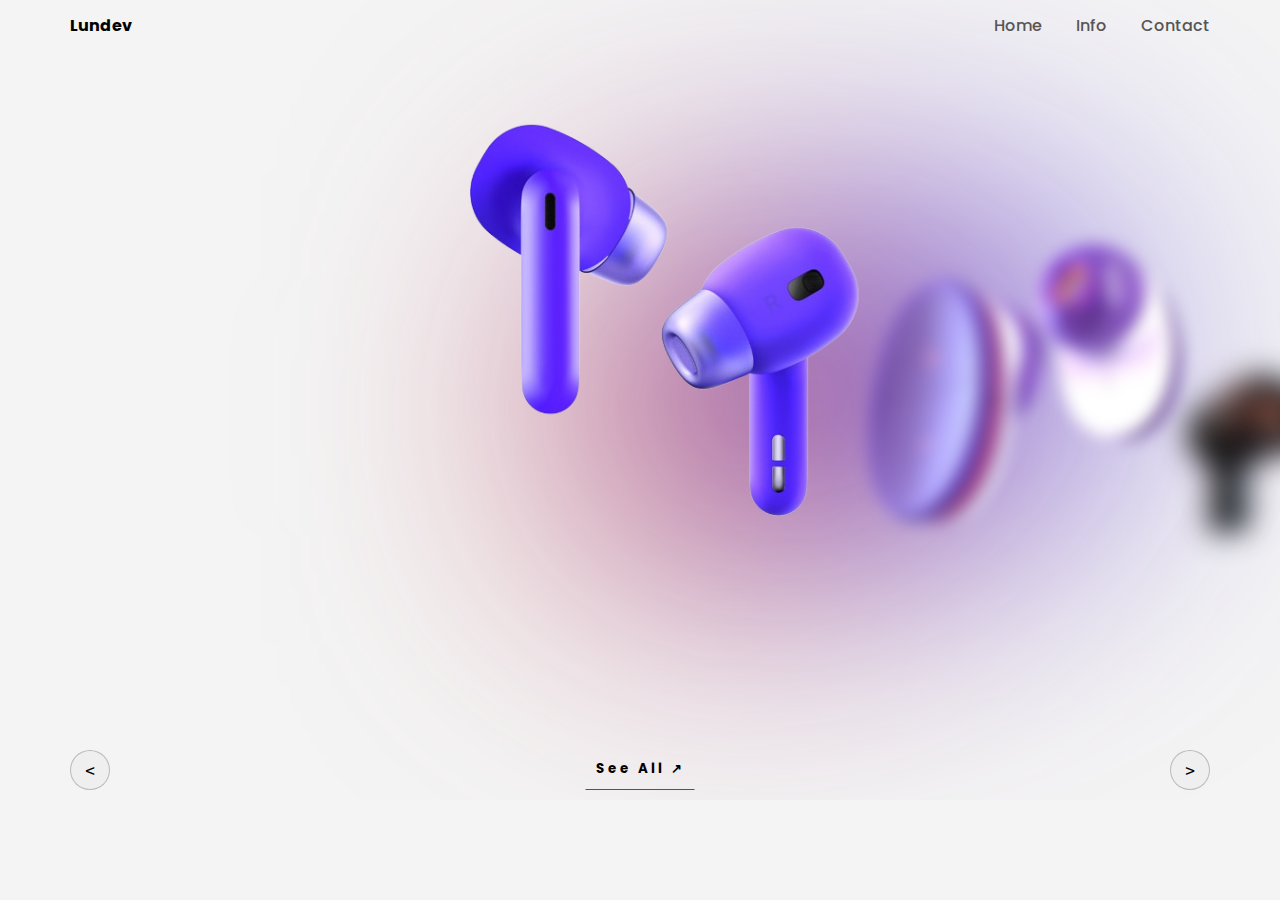
<file: code-pen/slider_3-main/index.html>
<!DOCTYPE html>
<html lang="en">
<head>
    <meta charset="UTF-8">
    <meta name="viewport" content="width=device-width, initial-scale=1.0">
    <title>Document</title>
    <link rel="stylesheet" href="style.css">
</head>
<body>
    
<header>
    <div class="logo">Lundev</div>
    <nav>
        <a href="">Home</a>
        <a href="">Info</a>
        <a href="">Contact</a>
    </nav>
</header>
    <div class="carousel">
        <div class="list">
            <div class="item">
                <img src="images/img1.png">
                <div class="introduce">
                    <div class="title">DESIGN SLIDER</div>
                    <div class="topic">Aerphone</div>
                    <div class="des">
                        <!-- 20 lorem -->
                        Lorem ipsum dolor sit amet consectetur adipisicing elit. Officia, laborum cumque dignissimos quidem atque et eligendi aperiam voluptates beatae maxime.
                    </div>
                    <button class="seeMore">SEE MORE &#8599</button>
                </div>
                <div class="detail">
                    <div class="title">Aerphone GHTK</div>
                    <div class="des">
                        <!-- lorem 50 -->
                        Lorem ipsum dolor sit amet, consectetur adipisicing elit. Dolor, reiciendis suscipit nobis nulla animi, modi explicabo quod corrupti impedit illo, accusantium in eaque nam quia adipisci aut distinctio porro eligendi. Reprehenderit nostrum consequuntur ea! Accusamus architecto dolores modi ducimus facilis quas voluptatibus! Tempora ratione accusantium magnam nulla tenetur autem beatae.
                    </div>
                    <div class="specifications">
                        <div>
                            <p>Used Time</p>
                            <p>6 hours</p>
                        </div>
                        <div>
                            <p>Charging port</p>
                            <p>Type-C</p>
                        </div>
                        <div>
                            <p>Compatible</p>
                            <p>Android</p>
                        </div>
                        <div>
                            <p>Bluetooth</p>
                            <p>5.3</p>
                        </div>
                        <div>
                            <p>Controlled</p>
                            <p>Touch</p>
                        </div>
                    </div>
                    <div class="checkout">
                        <button>ADD TO CART</button>
                        <button>CHECKOUT</button>
                    </div>
                </div>
            </div>

            <div class="item">
                <img src="images/img2.png">
                <div class="introduce">
                    <div class="title">DESIGN SLIDER</div>
                    <div class="topic">Aerphone</div>
                    <div class="des">
                        <!-- 20 lorem -->
                        Lorem ipsum dolor sit amet consectetur adipisicing elit. Officia, laborum cumque dignissimos quidem atque et eligendi aperiam voluptates beatae maxime.
                    </div>
                    <button class="seeMore">SEE MORE &#8599</button>
                </div>
                <div class="detail">
                    <div class="title">Aerphone GHTK</div>
                    <div class="des">
                        <!-- lorem 50 -->
                        Lorem ipsum dolor sit amet, consectetur adipisicing elit. Dolor, reiciendis suscipit nobis nulla animi, modi explicabo quod corrupti impedit illo, accusantium in eaque nam quia adipisci aut distinctio porro eligendi. Reprehenderit nostrum consequuntur ea! Accusamus architecto dolores modi ducimus facilis quas voluptatibus! Tempora ratione accusantium magnam nulla tenetur autem beatae.
                    </div>
                    <div class="specifications">
                        <div>
                            <p>Used Time</p>
                            <p>6 hours</p>
                        </div>
                        <div>
                            <p>Charging port</p>
                            <p>Type-C</p>
                        </div>
                        <div>
                            <p>Compatible</p>
                            <p>Android</p>
                        </div>
                        <div>
                            <p>Bluetooth</p>
                            <p>5.3</p>
                        </div>
                        <div>
                            <p>Controlled</p>
                            <p>Touch</p>
                        </div>
                    </div>
                    <div class="checkout">
                        <button>ADD TO CART</button>
                        <button>CHECKOUT</button>
                    </div>
                </div>
            </div>

            <div class="item">
                <img src="images/img3.png">
                <div class="introduce">
                    <div class="title">DESIGN SLIDER</div>
                    <div class="topic">Aerphone</div>
                    <div class="des">
                        <!-- 20 lorem -->
                        Lorem ipsum dolor sit amet consectetur adipisicing elit. Officia, laborum cumque dignissimos quidem atque et eligendi aperiam voluptates beatae maxime.
                    </div>
                    <button class="seeMore">SEE MORE &#8599</button>
                </div>
                <div class="detail">
                    <div class="title">Aerphone GHTK</div>
                    <div class="des">
                        <!-- lorem 50 -->
                        Lorem ipsum dolor sit amet, consectetur adipisicing elit. Dolor, reiciendis suscipit nobis nulla animi, modi explicabo quod corrupti impedit illo, accusantium in eaque nam quia adipisci aut distinctio porro eligendi. Reprehenderit nostrum consequuntur ea! Accusamus architecto dolores modi ducimus facilis quas voluptatibus! Tempora ratione accusantium magnam nulla tenetur autem beatae.
                    </div>
                    <div class="specifications">
                        <div>
                            <p>Used Time</p>
                            <p>6 hours</p>
                        </div>
                        <div>
                            <p>Charging port</p>
                            <p>Type-C</p>
                        </div>
                        <div>
                            <p>Compatible</p>
                            <p>Android</p>
                        </div>
                        <div>
                            <p>Bluetooth</p>
                            <p>5.3</p>
                        </div>
                        <div>
                            <p>Controlled</p>
                            <p>Touch</p>
                        </div>
                    </div>
                    <div class="checkout">
                        <button>ADD TO CART</button>
                        <button>CHECKOUT</button>
                    </div>
                </div>
            </div>

            <div class="item">
                <img src="images/img4.png">
                <div class="introduce">
                    <div class="title">DESIGN SLIDER</div>
                    <div class="topic">Aerphone</div>
                    <div class="des">
                        <!-- 20 lorem -->
                        Lorem ipsum dolor sit amet consectetur adipisicing elit. Officia, laborum cumque dignissimos quidem atque et eligendi aperiam voluptates beatae maxime.
                    </div>
                    <button class="seeMore">SEE MORE &#8599</button>
                </div>
                <div class="detail">
                    <div class="title">Aerphone GHTK</div>
                    <div class="des">
                        <!-- lorem 50 -->
                        Lorem ipsum dolor sit amet, consectetur adipisicing elit. Dolor, reiciendis suscipit nobis nulla animi, modi explicabo quod corrupti impedit illo, accusantium in eaque nam quia adipisci aut distinctio porro eligendi. Reprehenderit nostrum consequuntur ea! Accusamus architecto dolores modi ducimus facilis quas voluptatibus! Tempora ratione accusantium magnam nulla tenetur autem beatae.
                    </div>
                    <div class="specifications">
                        <div>
                            <p>Used Time</p>
                            <p>6 hours</p>
                        </div>
                        <div>
                            <p>Charging port</p>
                            <p>Type-C</p>
                        </div>
                        <div>
                            <p>Compatible</p>
                            <p>Android</p>
                        </div>
                        <div>
                            <p>Bluetooth</p>
                            <p>5.3</p>
                        </div>
                        <div>
                            <p>Controlled</p>
                            <p>Touch</p>
                        </div>
                    </div>
                    <div class="checkout">
                        <button>ADD TO CART</button>
                        <button>CHECKOUT</button>
                    </div>
                </div>
            </div>

            <div class="item">
                <img src="images/img5.png">
                <div class="introduce">
                    <div class="title">DESIGN SLIDER</div>
                    <div class="topic">Aerphone</div>
                    <div class="des">
                        <!-- 20 lorem -->
                        Lorem ipsum dolor sit amet consectetur adipisicing elit. Officia, laborum cumque dignissimos quidem atque et eligendi aperiam voluptates beatae maxime.
                    </div>
                    <button class="seeMore">SEE MORE &#8599</button>
                </div>
                <div class="detail">
                    <div class="title">Aerphone GHTK</div>
                    <div class="des">
                        <!-- lorem 50 -->
                        Lorem ipsum dolor sit amet, consectetur adipisicing elit. Dolor, reiciendis suscipit nobis nulla animi, modi explicabo quod corrupti impedit illo, accusantium in eaque nam quia adipisci aut distinctio porro eligendi. Reprehenderit nostrum consequuntur ea! Accusamus architecto dolores modi ducimus facilis quas voluptatibus! Tempora ratione accusantium magnam nulla tenetur autem beatae.
                    </div>
                    <div class="specifications">
                        <div>
                            <p>Used Time</p>
                            <p>6 hours</p>
                        </div>
                        <div>
                            <p>Charging port</p>
                            <p>Type-C</p>
                        </div>
                        <div>
                            <p>Compatible</p>
                            <p>Android</p>
                        </div>
                        <div>
                            <p>Bluetooth</p>
                            <p>5.3</p>
                        </div>
                        <div>
                            <p>Controlled</p>
                            <p>Touch</p>
                        </div>
                    </div>
                    <div class="checkout">
                        <button>ADD TO CART</button>
                        <button>CHECKOUT</button>
                    </div>
                </div>
            </div>

            <div class="item">
                <img src="images/img6.png">
                <div class="introduce">
                    <div class="title">DESIGN SLIDER</div>
                    <div class="topic">Aerphone</div>
                    <div class="des">
                        <!-- 20 lorem -->
                        Lorem ipsum dolor sit amet consectetur adipisicing elit. Officia, laborum cumque dignissimos quidem atque et eligendi aperiam voluptates beatae maxime.
                    </div>
                    <button class="seeMore">SEE MORE &#8599</button>
                </div>
                <div class="detail">
                    <div class="title">Aerphone GHTK</div>
                    <div class="des">
                        <!-- lorem 50 -->
                        Lorem ipsum dolor sit amet, consectetur adipisicing elit. Dolor, reiciendis suscipit nobis nulla animi, modi explicabo quod corrupti impedit illo, accusantium in eaque nam quia adipisci aut distinctio porro eligendi. Reprehenderit nostrum consequuntur ea! Accusamus architecto dolores modi ducimus facilis quas voluptatibus! Tempora ratione accusantium magnam nulla tenetur autem beatae.
                    </div>
                    <div class="specifications">
                        <div>
                            <p>Used Time</p>
                            <p>6 hours</p>
                        </div>
                        <div>
                            <p>Charging port</p>
                            <p>Type-C</p>
                        </div>
                        <div>
                            <p>Compatible</p>
                            <p>Android</p>
                        </div>
                        <div>
                            <p>Bluetooth</p>
                            <p>5.3</p>
                        </div>
                        <div>
                            <p>Controlled</p>
                            <p>Touch</p>
                        </div>
                    </div>
                    <div class="checkout">
                        <button>ADD TO CART</button>
                        <button>CHECKOUT</button>
                    </div>
                </div>
            </div>
        </div>
        <div class="arrows">
            <button id="prev"><</button>
            <button id="next">></button>
            <button id="back">See All  &#8599</button>
        </div>
    </div>



    <script src="app.js"></script>
</body>
</html>
</file>
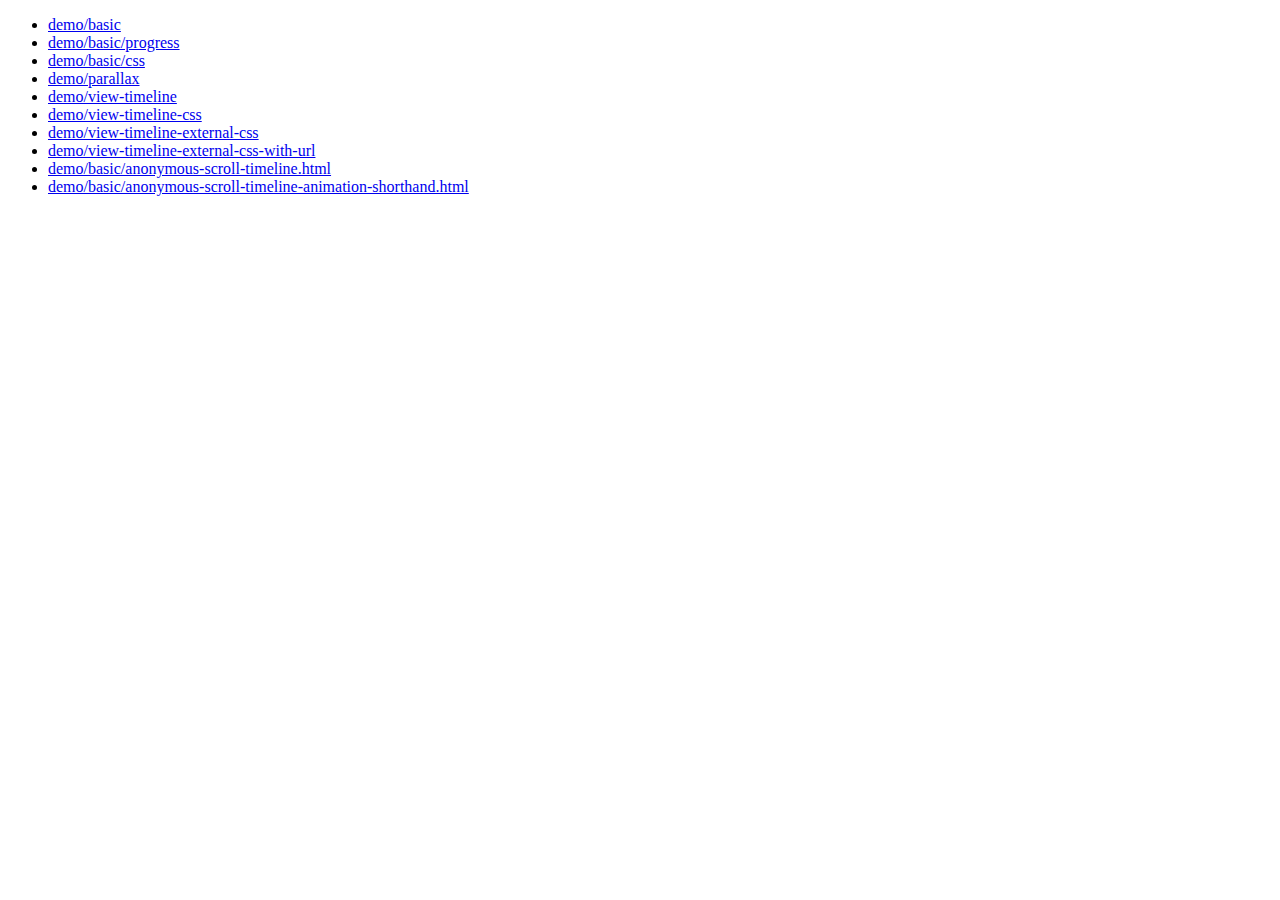
<file: code-pen/scroll-timeline-master/scroll-timeline-master/index.html>
<!doctype html>
<html lang="en">
<head>
    <meta charset="UTF-8">
    <meta name="viewport"
          content="width=device-width, user-scalable=no, initial-scale=1.0, maximum-scale=1.0, minimum-scale=1.0">
    <meta http-equiv="X-UA-Compatible" content="ie=edge">
    <title>ScrollTimeline Demos</title>
</head>
<body>
<ul>
    <li>
        <a href="demo/basic/">demo/basic</a>
    </li>
    <li>
        <a href="demo/basic/progress.html">demo/basic/progress</a>
    </li>
    <li>
        <a href="demo/basic/css.html">demo/basic/css</a>
    </li>
    <li>
        <a href="demo/parallax/">demo/parallax</a>
    </li>
    <!-- <li>
        <a href="demo/parallax/unclamped.html">demo/parallax/unclamped</a>
    </li> -->
    <li>
        <a href="demo/view-timeline/">demo/view-timeline</a>
    </li>
    <li>
        <a href="demo/view-timeline-css/">demo/view-timeline-css</a>
    </li>
    <li>
        <a href="demo/view-timeline-external-css/">demo/view-timeline-external-css</a>
    </li>
    <li>
        <a href="demo/view-timeline-external-css-with-url/">demo/view-timeline-external-css-with-url</a>
    </li>
    <li>
        <a href="demo/basic/anonymous-scroll-timeline.html">demo/basic/anonymous-scroll-timeline.html</a>
    </li>
    <li>
        <a href="demo/basic/anonymous-scroll-timeline-animation-shorthand.html">demo/basic/anonymous-scroll-timeline-animation-shorthand.html</a>
    </li>
</ul>
</body>
</html>
</file>
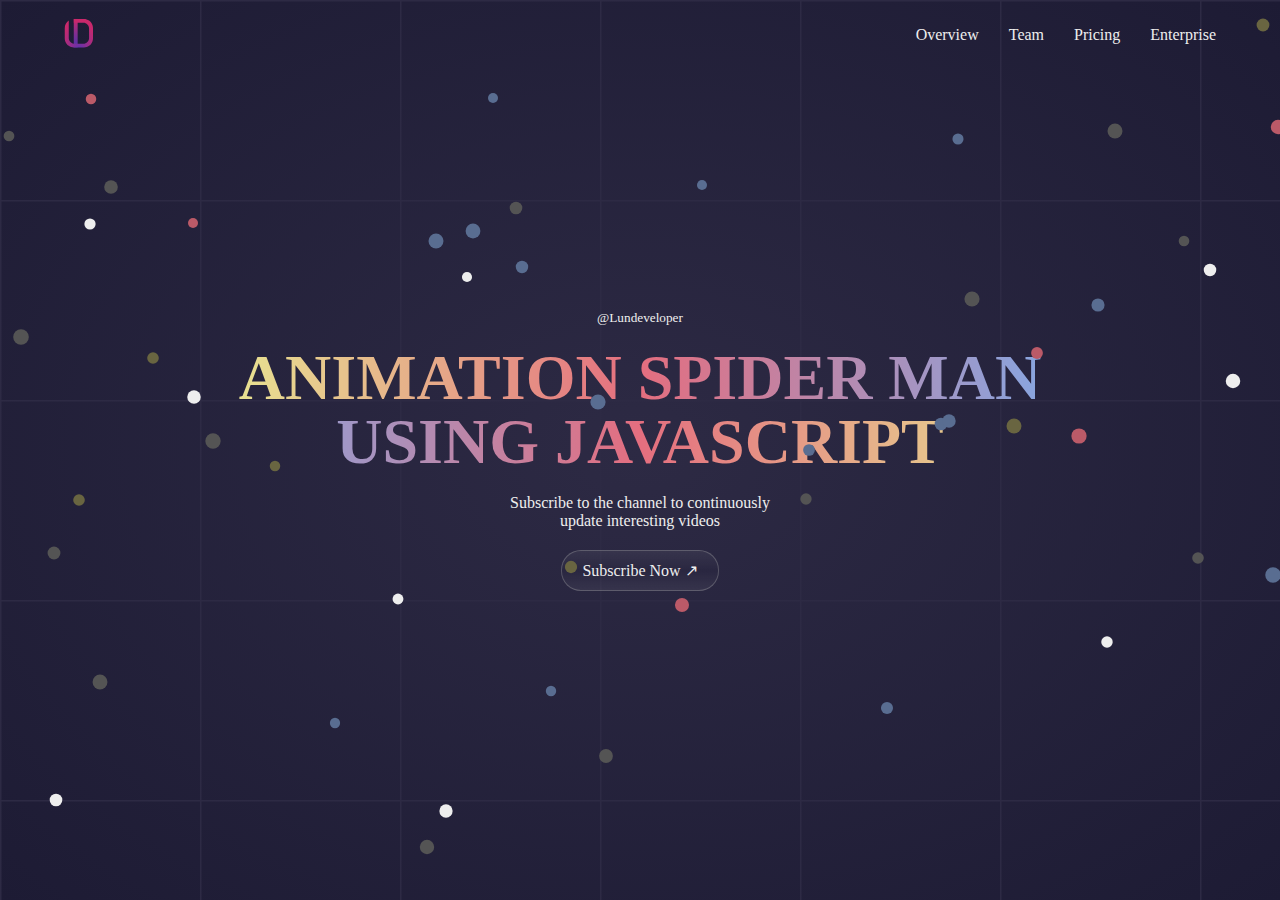
<file: code-pen/youtube_v2-main/canvas/index.html>
<!DOCTYPE html>
<html lang="en">
<head>
    <meta charset="UTF-8">
    <meta name="viewport" content="width=device-width, initial-scale=1.0">
    <title>Document</title>
    <link rel="stylesheet" href="style.css">
</head>
<body>
    <header>
        <figure>
            <img src="../logo.svg">
        </figure>
        <nav>
            <ul>
                <li>Overview</li>
                <li>Team</li>
                <li>Pricing</li>
                <li>Enterprise</li>
            </ul>
        </nav>
    </header>
    <main>
        <div class="banner">
            <h5>@Lundeveloper</h5>
            <div>
                <h1 class="left">ANIMATION spider man</h1>
                <h1 class="right">using JAvascript</h1>
            </div>
            <h4>
                Subscribe to the channel to continuously
                <br>update interesting videos
            </h4>
            <button>Subscribe Now &#8599</button>

            <canvas id="dotsCanvas"></canvas>
        </div>
    </main>    


    <script src="app.js"></script>
</body>
</html>
</file>
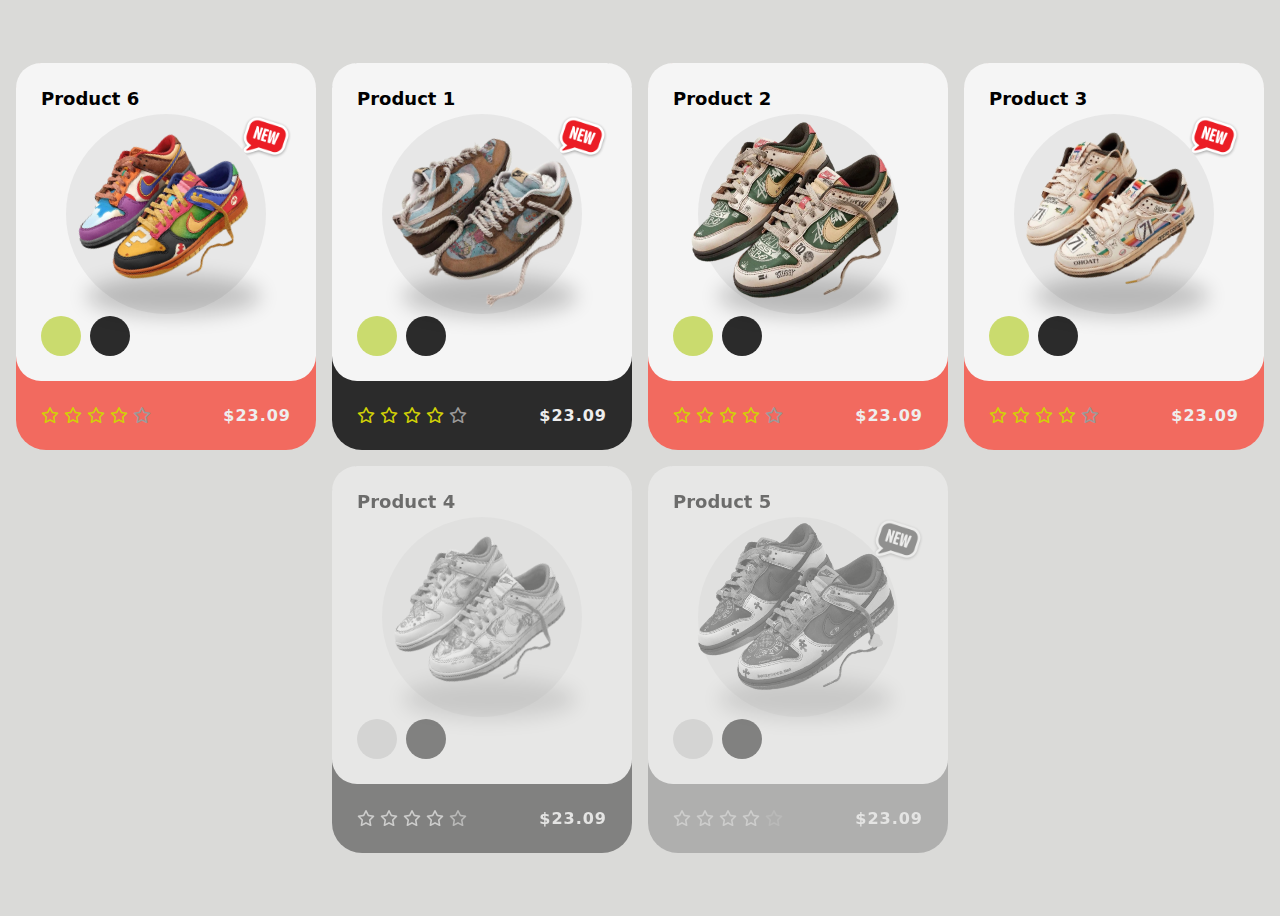
<file: code-pen/youtube_v2-main/flex_css/index.html>
<!DOCTYPE html>
<html lang="en">

<head>
  <meta charset="UTF-8">
  <meta http-equiv="X-UA-Compatible" content="IE=edge">
  <meta name="viewport" content="width=device-width, initial-scale=1.0">
  <title>Document</title>
  <link rel="stylesheet" href="style.css">
  <link rel="stylesheet" href="https://cdnjs.cloudflare.com/ajax/libs/font-awesome/6.2.0/css/all.min.css">
</head>

<body>
  <div class="list">

    <div class="card-new">
      <div class="basicInfo">
        <div class="title">
          
          <div class="name">Product 1</div>
        </div>
        <div class="images">
          <div class="img">
            <div class="item">
              <img src="img/shoe1.png">
            </div>
          </div>
        </div>
        <div class="colors">
          <div class="ellipse" style="background:#CADB6E"></div>
          <div class="ellipse" style="background:#2B2B2B"></div>
        </div>
        <div class="addCard">
          <i class="fa-solid fa-basket-shopping"></i>
        </div>
      </div>
      <div class="mores">
        <div class="stars">
          <i class="fa-regular fa-star text-yellow"></i>
          <i class="fa-regular fa-star text-yellow"></i>
          <i class="fa-regular fa-star text-yellow"></i>
          <i class="fa-regular fa-star text-yellow"></i>
          <i class="fa-regular fa-star"></i>
        </div>
        <div class="price">$23.09</div>
      </div>
    </div>
    <div class="card-seller">
      <div class="basicInfo">
        <div class="title">
          
          <div class="name">Product 2</div>
        </div>
        <div class="images">
          <div class="img">
            <div class="item">
              <img src="img/shoe2.png">
            </div>
          </div>
        </div>
        <div class="colors">
          <div class="ellipse" style="background:#CADB6E"></div>
          <div class="ellipse" style="background:#2B2B2B"></div>
        </div>
        <div class="addCard">
          <i class="fa-solid fa-basket-shopping"></i>
        </div>
      </div>
      <div class="mores">
        <div class="stars">
          <i class="fa-regular fa-star text-yellow"></i>
          <i class="fa-regular fa-star text-yellow"></i>
          <i class="fa-regular fa-star text-yellow"></i>
          <i class="fa-regular fa-star text-yellow"></i>
          <i class="fa-regular fa-star"></i>
        </div>
        <div class="price">$23.09</div>
      </div>
    </div>
    <div class="card-new-seller">
      <div class="basicInfo">
        <div class="title">
          
          <div class="name">Product 3</div>
        </div>
        <div class="images">
          <div class="img">
            <div class="item">
              <img src="img/shoe3.png">
            </div>
          </div>
        </div>
        <div class="colors">
          <div class="ellipse" style="background:#CADB6E"></div>
          <div class="ellipse" style="background:#2B2B2B"></div>
        </div>
        <div class="addCard">
          <i class="fa-solid fa-basket-shopping"></i>
        </div>
      </div>
      <div class="mores">
        <div class="stars">
          <i class="fa-regular fa-star text-yellow"></i>
          <i class="fa-regular fa-star text-yellow"></i>
          <i class="fa-regular fa-star text-yellow"></i>
          <i class="fa-regular fa-star text-yellow"></i>
          <i class="fa-regular fa-star"></i>
        </div>
        <div class="price">$23.09</div>
      </div>
    </div>
    <div class="card-out">
      <div class="basicInfo">
        <div class="title">
          
          <div class="name">Product 4</div>
        </div>
        <div class="images">
          <div class="img">
            <div class="item">
              <img src="img/shoe4.png">
            </div>
          </div>
        </div>
        <div class="colors">
          <div class="ellipse" style="background:#CADB6E"></div>
          <div class="ellipse" style="background:#2B2B2B"></div>
        </div>
        <div class="addCard">
          <i class="fa-solid fa-basket-shopping"></i>
        </div>
      </div>
      <div class="mores">
        <div class="stars">
          <i class="fa-regular fa-star text-yellow"></i>
          <i class="fa-regular fa-star text-yellow"></i>
          <i class="fa-regular fa-star text-yellow"></i>
          <i class="fa-regular fa-star text-yellow"></i>
          <i class="fa-regular fa-star"></i>
        </div>
        <div class="price">$23.09</div>
      </div>
    </div>
    <div class="card-new-seller-out">
      <div class="basicInfo">
        <div class="title">
          
          <div class="name">Product 5</div>
        </div>
        <div class="images">
          <div class="img">
            <div class="item">
              <img src="img/shoe5.png">
            </div>
          </div>
        </div>
        <div class="colors">
          <div class="ellipse" style="background:#CADB6E"></div>
          <div class="ellipse" style="background:#2B2B2B"></div>
        </div>
        <div class="addCard">
          <i class="fa-solid fa-basket-shopping"></i>
        </div>
      </div>
      <div class="mores">
        <div class="stars">
          <i class="fa-regular fa-star text-yellow"></i>
          <i class="fa-regular fa-star text-yellow"></i>
          <i class="fa-regular fa-star text-yellow"></i>
          <i class="fa-regular fa-star text-yellow"></i>
          <i class="fa-regular fa-star"></i>
        </div>
        <div class="price">$23.09</div>
      </div>
    </div>
    <div class="card-new-seller-prioritize">
      <div class="basicInfo">
        <div class="title">
          
          <div class="name">Product 6</div>
        </div>
        <div class="images">
          <div class="img">
            <div class="item">
              <img src="img/shoe6.png">
            </div>
          </div>
        </div>
        <div class="colors">
          <div class="ellipse" style="background:#CADB6E"></div>
          <div class="ellipse" style="background:#2B2B2B"></div>
        </div>
        <div class="addCard">
          <i class="fa-solid fa-basket-shopping"></i>
        </div>
      </div>
      <div class="mores">
        <div class="stars">
          <i class="fa-regular fa-star text-yellow"></i>
          <i class="fa-regular fa-star text-yellow"></i>
          <i class="fa-regular fa-star text-yellow"></i>
          <i class="fa-regular fa-star text-yellow"></i>
          <i class="fa-regular fa-star"></i>
        </div>
        <div class="price">$23.09</div>
      </div>
    </div>

  </div>

</body>

</html>
</file>
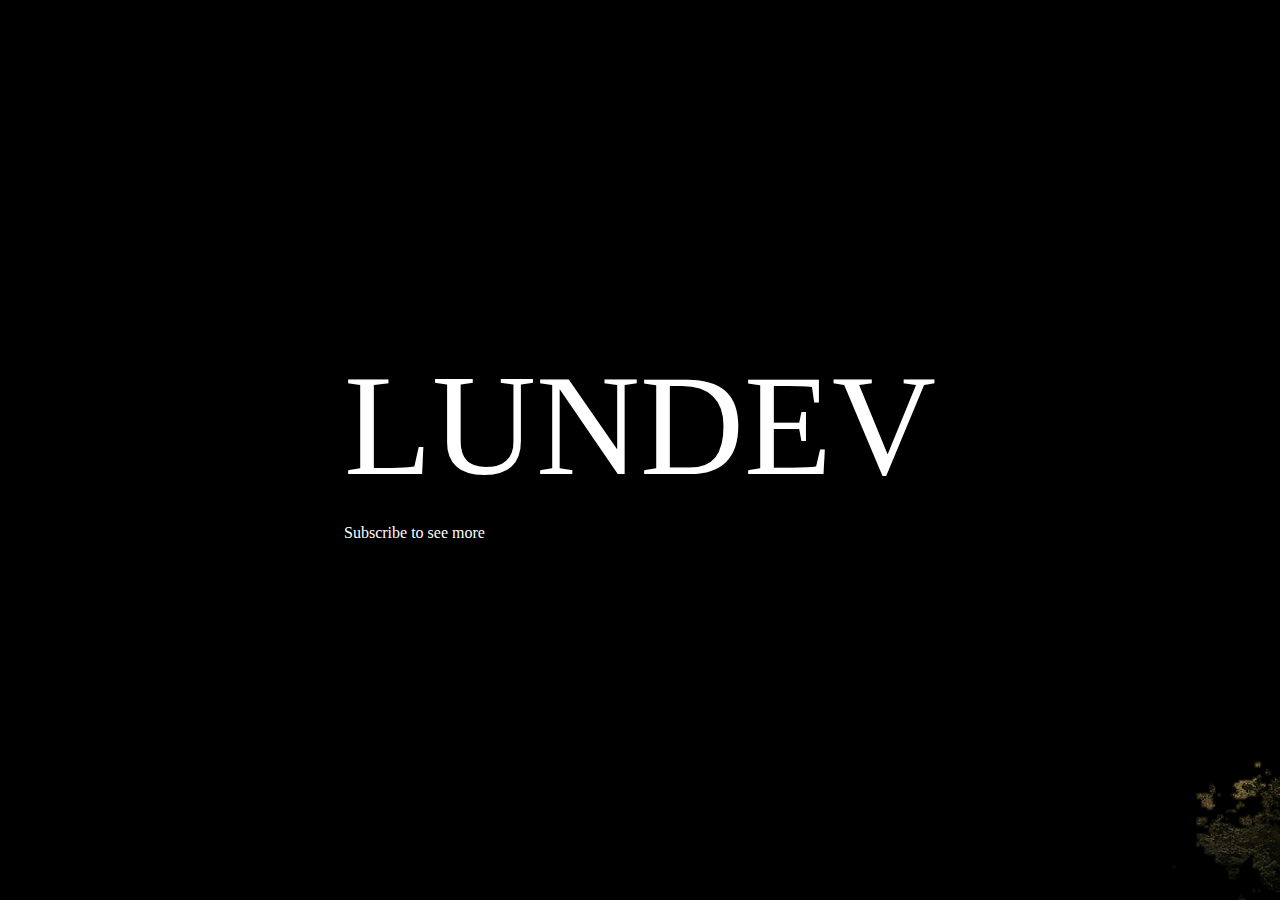
<file: code-pen/youtube_v2-main/ink-animation-css/index.html>
<!DOCTYPE html>
<html lang="en">
<head>
    <meta charset="UTF-8">
    <meta name="viewport" content="width=device-width, initial-scale=1.0">
    <title>Document</title>
    <link rel="stylesheet" href="style.css">
</head>
<body>
    <div class="banner">
      <div class="content">
        <div class="title">LUNDEV</div>
        <p>Subscribe to see more</p>
      </div>
    </div>
</body>
</html>
</file>
<file: code-pen/slider_3-main/style.css>
@import url('https://fonts.googleapis.com/css2?family=Poppins:ital,wght@0,100;0,200;0,300;0,400;0,500;0,600;0,700;0,800;0,900;1,100;1,200;1,300;1,400;1,500;1,600;1,700;1,800;1,900&display=swap');
body{
    margin: 0;
    background-color: #F4F4F4;
    font-family: Poppins;
}
:root{
    --item1-transform: translateX(-100%) translateY(-5%) scale(1.5);
    --item1-filter: blur(30px);
    --item1-zIndex: 11;
    --item1-opacity: 0;

    --item2-transform: translateX(0);
    --item2-filter: blur(0px);
    --item2-zIndex: 10;
    --item2-opacity: 1;

    --item3-transform: translate(50%,10%) scale(0.8);
    --item3-filter: blur(10px);
    --item3-zIndex: 9;
    --item3-opacity: 1;

    --item4-transform: translate(90%,20%) scale(0.5);
    --item4-filter: blur(30px);
    --item4-zIndex: 8;
    --item4-opacity: 1;
    
    --item5-transform: translate(120%,30%) scale(0.3);
    --item5-filter: blur(40px);
    --item5-zIndex: 7;
    --item5-opacity: 0;
}
header{
    width: 1140px;
    max-width: 90%;
    display: flex;
    justify-content: space-between;
    margin: auto;
    height: 50px;
    align-items: center;
}
header .logo{
    font-weight: bold;
}
header nav a{
    margin-left: 30px;
    text-decoration: none;
    color: #555;
    font-weight: 500;
}

/* carousel */
.carousel{
    position: relative;
    height: 800px;
    overflow: hidden;
    margin-top: -50px;
}
.carousel .list{
    position: absolute;
    width: 1140px;
    max-width: 90%;
    height: 80%;
    left: 50%;
    transform: translateX(-50%);
}
.carousel .list .item{
    position: absolute;
    left: 0%;
    width: 70%;
    height: 100%;
    font-size: 15px;
    transition: left 0.5s, opacity 0.5s, width 0.5s;
}
.carousel .list .item:nth-child(n + 6){
    opacity: 0;
}
.carousel .list .item:nth-child(2){
    z-index: 10;
    transform: translateX(0);
}
.carousel .list .item img{
    width: 50%;
    position: absolute;
    right: 0;
    top: 50%;
    transform: translateY(-50%);
    transition: right 1.5s;
}

.carousel .list .item .introduce{
    opacity: 0;
    pointer-events: none;
}
.carousel .list .item:nth-child(2) .introduce{
    opacity: 1;
    pointer-events: auto;
    width: 400px;
    position: absolute;
    top: 50%;
    transform:  translateY(-50%);
    transition: opacity 0.5s;
}
.carousel .list .item .introduce .title{
    font-size: 2em;
    font-weight: 500;
    line-height: 1em;
}
.carousel .list .item .introduce .topic{
    font-size: 4em;
    font-weight: 500;
}
.carousel .list .item .introduce .des{
    font-size: small;
    color: #5559;
}
.carousel .list .item .introduce .seeMore{
    font-family: Poppins;
    margin-top: 1.2em;
    padding: 5px 0;
    border: none;
    border-bottom: 1px solid #555;
    background-color: transparent;
    font-weight: bold;
    letter-spacing: 3px;
    transition: background 0.5s;
}
.carousel .list .item .introduce .seeMore:hover{
    background: #eee;
}
.carousel .list .item:nth-child(1){
    transform: var(--item1-transform);
    filter: var(--item1-filter);
    z-index: var(--item1-zIndex);
    opacity: var(--item1-opacity);
    pointer-events: none;
}
.carousel .list .item:nth-child(3){
    transform: var(--item3-transform);
    filter: var(--item3-filter);
    z-index: var(--item3-zIndex);
}
.carousel .list .item:nth-child(4){
    transform: var(--item4-transform);
    filter: var(--item4-filter);
    z-index: var(--item4-zIndex);
}
.carousel .list .item:nth-child(5){
    transform: var(--item5-transform);
    filter: var(--item5-filter);
    opacity: var(--item5-opacity);
    pointer-events: none;
}
/* animation text in item2 */
.carousel .list .item:nth-child(2) .introduce .title,
.carousel .list .item:nth-child(2) .introduce .topic,
.carousel .list .item:nth-child(2) .introduce .des,
.carousel .list .item:nth-child(2) .introduce .seeMore{
    opacity: 0;
    animation: showContent 0.5s 1s ease-in-out 1 forwards;
}
@keyframes showContent{
    from{
        transform: translateY(-30px);
        filter: blur(10px);
    }to{
        transform: translateY(0);
        opacity: 1;
        filter: blur(0px);
    }
}
.carousel .list .item:nth-child(2) .introduce .topic{
    animation-delay: 1.2s;
}
.carousel .list .item:nth-child(2) .introduce .des{
    animation-delay: 1.4s;
}
.carousel .list .item:nth-child(2) .introduce .seeMore{
    animation-delay: 1.6s;
}
/* next click */
.carousel.next .item:nth-child(1){
    animation: transformFromPosition2 0.5s ease-in-out 1 forwards;
}
@keyframes transformFromPosition2{
    from{
        transform: var(--item2-transform);
        filter: var(--item2-filter);
        opacity: var(--item2-opacity);
    }
}
.carousel.next .item:nth-child(2){
    animation: transformFromPosition3 0.7s ease-in-out 1 forwards;
}
@keyframes transformFromPosition3{
    from{
        transform: var(--item3-transform);
        filter: var(--item3-filter);
        opacity: var(--item3-opacity);
    }
}
.carousel.next .item:nth-child(3){
    animation: transformFromPosition4 0.9s ease-in-out 1 forwards;
}
@keyframes transformFromPosition4{
    from{
        transform: var(--item4-transform);
        filter: var(--item4-filter);
        opacity: var(--item4-opacity);
    }
}
.carousel.next .item:nth-child(4){
    animation: transformFromPosition5 1.1s ease-in-out 1 forwards;
}
@keyframes transformFromPosition5{
    from{
        transform: var(--item5-transform);
        filter: var(--item5-filter);
        opacity: var(--item5-opacity);
    }
}
/* previous */
.carousel.prev .list .item:nth-child(5){
    animation: transformFromPosition4 0.5s ease-in-out 1 forwards;
}
.carousel.prev .list .item:nth-child(4){
    animation: transformFromPosition3 0.7s ease-in-out 1 forwards;
}
.carousel.prev .list .item:nth-child(3){
    animation: transformFromPosition2 0.9s ease-in-out 1 forwards;
}
.carousel.prev .list .item:nth-child(2){
    animation: transformFromPosition1 1.1s ease-in-out 1 forwards;
}
@keyframes transformFromPosition1{
    from{
        transform: var(--item1-transform);
        filter: var(--item1-filter);
        opacity: var(--item1-opacity);        
    }
}

/* detail  */
.carousel .list .item .detail{
    opacity: 0;
    pointer-events: none;
}
/* showDetail */
.carousel.showDetail .list .item:nth-child(3),
.carousel.showDetail .list .item:nth-child(4){
    left: 100%;
    opacity: 0;
    pointer-events: none;
}
.carousel.showDetail .list .item:nth-child(2){
    width: 100%;
}
.carousel.showDetail .list .item:nth-child(2) .introduce{
    opacity: 0;
    pointer-events: none;
}
.carousel.showDetail .list .item:nth-child(2) img{
    right: 50%;
}
.carousel.showDetail .list .item:nth-child(2) .detail{
    opacity: 1;
    width: 50%;
    position: absolute;
    right: 0;
    top: 50%;
    transform: translateY(-50%);
    text-align: right;
    pointer-events: auto;
}
.carousel.showDetail .list .item:nth-child(2) .detail .title{
    font-size: 4em;
}
.carousel.showDetail .list .item:nth-child(2) .detail .specifications{
    display: flex;
    gap: 10px;
    width: 100%;
    border-top: 1px solid #5553;
    margin-top: 20px;
}
.carousel.showDetail .list .item:nth-child(2) .detail .specifications div{
    width: 90px;
    text-align: center;
    flex-shrink: 0;
}
.carousel.showDetail .list .item:nth-child(2) .detail .specifications div p:nth-child(1){
    font-weight: bold;
}
.carousel.carousel.showDetail .list .item:nth-child(2) .checkout button{
    font-family: Poppins;
    background-color: transparent;
    border: 1px solid #5555;
    margin-left: 5px;
    padding: 5px 10px;
    letter-spacing: 2px;
    font-weight: 500;
}
.carousel.carousel.showDetail .list .item:nth-child(2) .checkout button:nth-child(2){
    background-color: #693EFF;
    color: #eee;
}
.carousel.showDetail .list .item:nth-child(2) .detail  .title,
.carousel.showDetail .list .item:nth-child(2) .detail  .des,
.carousel.showDetail .list .item:nth-child(2) .detail .specifications,
.carousel.showDetail .list .item:nth-child(2) .detail .checkout{
    opacity: 0;
    animation: showContent 0.5s 1s ease-in-out 1 forwards;
}
.carousel.showDetail .list .item:nth-child(2) .detail  .des{
    animation-delay: 1.2s;
}
.carousel.showDetail .list .item:nth-child(2) .detail .specifications{
    animation-delay: 1.4s;
}
.carousel.showDetail .list .item:nth-child(2) .detail .checkout{
    animation-delay: 1.6s;
}
.arrows{
    position: absolute;
    bottom: 10px;
    width: 1140px;
    max-width: 90%;
    display: flex;
    justify-content: space-between;
    left: 50%;
    transform: translateX(-50%);
}
#prev,
#next{
    width: 40px;
    height: 40px;
    border-radius: 50%;
    font-family: monospace;
    border: 1px solid #5555;
    font-size: large;
    bottom: 20%;
    left: 10%;
}
#next{
    left: unset;
    right: 10%;
}
#back{
    position: absolute;
    z-index: 100;
    bottom: 0%;
    left: 50%;
    transform: translateX(-50%);
    border: none;
    border-bottom: 1px solid #555;
    font-family: Poppins;
    font-weight: bold;
    letter-spacing: 3px;
    background-color: transparent;
    padding: 10px;
    /* opacity: 0; */
    transition: opacity 0.5s;
}
.carousel.showDetail #back{
    opacity: 1;
}
.carousel.showDetail #prev,
.carousel.showDetail #next{
    opacity: 0;
    pointer-events: none;
}
.carousel::before{
    width: 500px;
    height: 300px;
    content: '';
    background-image: linear-gradient(70deg, #DC422A, blue);
    position: absolute;
    z-index: -1;
    border-radius: 20% 30% 80% 10%;
    filter: blur(150px);
    top: 50%;
    left: 50%;
    transform: translate(-10%, -50%);
    transition: 1s;
}
.carousel.showDetail::before{
    transform: translate(-100%, -50%) rotate(90deg);
    filter: blur(130px);
}
@media screen and (max-width: 991px){
    /* ipad, tablets */
    .carousel .list .item{
        width: 90%;
    }
    .carousel.showDetail .list .item:nth-child(2) .detail .specifications{
        overflow: auto;
    }
    .carousel.showDetail .list .item:nth-child(2) .detail .title{
        font-size: 2em;
    }
}
@media screen and (max-width: 767px){
    /* mobile */
    .carousel{
        height: 600px;
    }
    .carousel .list .item{
        width: 100%;
        font-size: 10px;
    }
    
    .carousel .list{
        height: 100%;
    }
    .carousel .list .item:nth-child(2) .introduce{
        width: 50%;
    }
    
    .carousel .list .item img{
        width: 40%;
    }
    .carousel.showDetail .list .item:nth-child(2) .detail{
        backdrop-filter: blur(10px);
        font-size: small;
    }
    .carousel .list .item:nth-child(2) .introduce .des,
    .carousel.showDetail .list .item:nth-child(2) .detail .des{
        height: 100px;
        overflow: auto;
    }
    .carousel.showDetail .list .item:nth-child(2) .detail .checkout{
        display: flex;
        width: max-content;
        float: right;
    }
}
</file>
<file: code-pen/youtube_v2-main/canvas/style.css>
body{
    color: #eee;
    font-family: Poppins;
    margin: 0;
    background-image:
    repeating-linear-gradient(
        to right, #2d2a44 0 1px, transparent 2px 200px
    ),
    repeating-linear-gradient(
        to bottom, #2d2a44 0 1px, transparent 2px 200px
    ),
    radial-gradient(
        at 50% 50%, #2d2a44, #1d1b34
    );
}
::-webkit-scrollbar{
    width: 0;
}
*{
    padding: 0;
    margin: 0;
    box-sizing: border-box;
    list-style: none;
}
header img{
    width: 30px;
}
header{
    width: min(1200px, 90vw);
    margin: auto;
    height: 70px;
    display: flex;
    justify-content: space-between;
    align-items: center;
}
header nav ul{
    display: flex;
    gap: 30px;
}
main{
}
main .banner{
    height: 100vh;
    display: flex;
    flex-direction: column;
    justify-content: center;
    align-items: center;
    gap: 20px;
    text-align: center;
    margin-top: -70px;
}
h1, h2, h3, h4, h5, h6{
    font-weight: 500;
}
.banner button{
    all: unset;
    border: 1px solid #afaeae55;
    padding: 10px 20px;
    border-radius: 20px;
    background-image: linear-gradient(
        to bottom, #eee1, transparent, #eee1
    );
    cursor: pointer;
    transition: 0.5s;
}
.banner button:hover{
    background-color: #c691e6;
    color: #040018;
    box-shadow: 0 0 50px #c691e6;
    
}
h1{
    --to: left;
    font-size: 4em;
    font-weight: bold;
    background-image: linear-gradient(
        to var(--to), #89a5df, #e46e7f, #e8e191
    );
    -webkit-background-clip: text;
    -webkit-text-fill-color: transparent;
    text-transform: uppercase;
    line-height: 1em;

}
h1.right{
    --to: right;
}

.banner{
    position: relative;
}
.banner #dotsCanvas{
    position: absolute;
    width: 100%;
    height: 100%;
    top: 0;
    left: 0;
    pointer-events: none;
}
</file>
<file: code-pen/youtube_v2-main/flex_css/style.css>
:root{
    --green: #3BE798;
    --violet: #7F6EB2;
    --color-item: #2B2B2B;
}
body{
    height:100vh;
    overflow: hidden;
    background-color: #dadad8;
    font-family: system-ui;
    display: flex;
    justify-content: center;
    align-items: center;
}
div[class*='new'] .img {
    background-size: 50px;
    background-repeat: no-repeat;
    background-position: top right;
}

div[class^="card"]{
    border-radius: 30px;
    width:300px;
    background-color: var(--color-item);
}
.basicInfo{
    background-color: #f5f5f5;
    border-radius: 25px;
    padding:25px;
    position: relative;
}
.title .category,
.title .info{
    font-weight: 600;
    font-size: x-small;
}
.title .name{
    font-weight: bold;
    font-size: large;
    padding-bottom:3px;
}
div[class^="card"] .img{
    position: relative;
    z-index: 1;
    text-align: center;
}
div[class^="card"] .img img{
    height:200px;
    transform: scale(1) rotate(20deg);
    transition: 0.5s;
}
div[class^="card"] .img::before{
    position: absolute;
    width:200px;
    height:200px;
    border-radius: 50%;
    content:'';
    transform: translate(-50%,-50%);
    background-color: #e7e7e7;
    z-index: -2;
    top:50%;
    left:50%;
}
div[class^="card"] .img::after{
    position: absolute;
    bottom:0;
    width: 70%;
    height:40px;
    background-color: #000;
    content:'';
    right:30px;
    z-index: -1;
    border-radius: 50%;
    opacity: 0.2;
    filter:blur(10px);
    transition: 0.5s;
}
.colors{
    display: flex;
    font-size: xx-small;
    text-align: center;
    gap: 1em;
}
.colors .name{
    margin-bottom:5px;
}
.colors .ellipse{
    width:40px;
    height:40px;
    border-radius: 50%;
    cursor: pointer;
}
.mores{
    padding:25px;
}
.mores .stars,
.mores .price{
    display: inline-block;
}
.mores .price{
    float: right;
    color:#eee;
    font-weight: 600;
    letter-spacing: 1px;
}
.mores .stars{
    color:#9b9a9a;
}
.text-yellow{
    color:rgb(209, 209, 6);
}
.addCard{
    position: absolute;
    width:100%;
    bottom:0;
}
.addCard i{
    position: absolute;
    width:50px;
    height:50px;
    background-color: var(--green);
    color:#222;
    display: flex;
    justify-content: center;
    align-items: center;
    border-radius: 50%;
    right:90px;
    bottom:-25px;
    border:5px solid var(--color-item);
    transition: 0.5s;
    opacity: 0;
    transform: translate(0,10px);
}
.addCard::after,
.addCard::before{
    position: absolute;
    bottom:0;
    background-color: transparent;
    width:47px;
    height:38px;
    content:'';
    right:46px;
    border-bottom-left-radius: 55%;
    opacity: 0;
    transform: translate(0,20px);
    box-shadow: 0 20px 0 0 var(--color-item);
    transition: 0.5s;
}
.addCard::after{
    right:unset;
    left:107px;
    border-bottom-left-radius: 0;
    border-bottom-right-radius: 55%;
}
/* animation */
div[class^="card"]:hover .img img{
    transform: scale(1.2) rotate(30deg) translate(10px, -20px);
}
div[class^="card"]:hover .img::after{
    width:90%;

}
div[class^="card"]:hover .addCard i,
div[class^="card"]:hover .addCard::before,
div[class^="card"]:hover .addCard::after{
    opacity: 1;
    transform: translate(0,0);
}


.list {
    display: flex;
    flex-wrap: wrap;
    gap: 1em;
    justify-content: center;
}



div[class^='card'][class*='new'] .img {
    background-image: url(img/new.webp);
}
div[class^='card'][class*='seller'] {
    --color-item: #f26a5f;
}
div[class^='card'][class*='out'] {
    filter: grayscale(1);
    opacity: 0.5;
}
div[class^='card'][class$='prioritize']:not([class*='out']) {
    order: -1;
}
</file>
<file: code-pen/youtube_v2-main/ink-animation-css/style.css>
body {
    margin: 0;
    background-color: #000;
    color: #fff;
}
.banner {
    display: flex;
    justify-content: center;
    align-items: center;
    height: 100vh;
    position: relative;
}
.banner .content .title {
    font-family: 'Hallowed Grounds';
    font-size: 9em;
}
.banner::before {
    content: '';
    position: absolute;
    inset: 0;
    background-image: url(bg.jpg);
    background-size: cover;
    background-position: center;
    z-index: -1;

    mask-image: url(ink_lv2.gif);
    mask-size: cover;
    mask-position: center;
}
</file>
